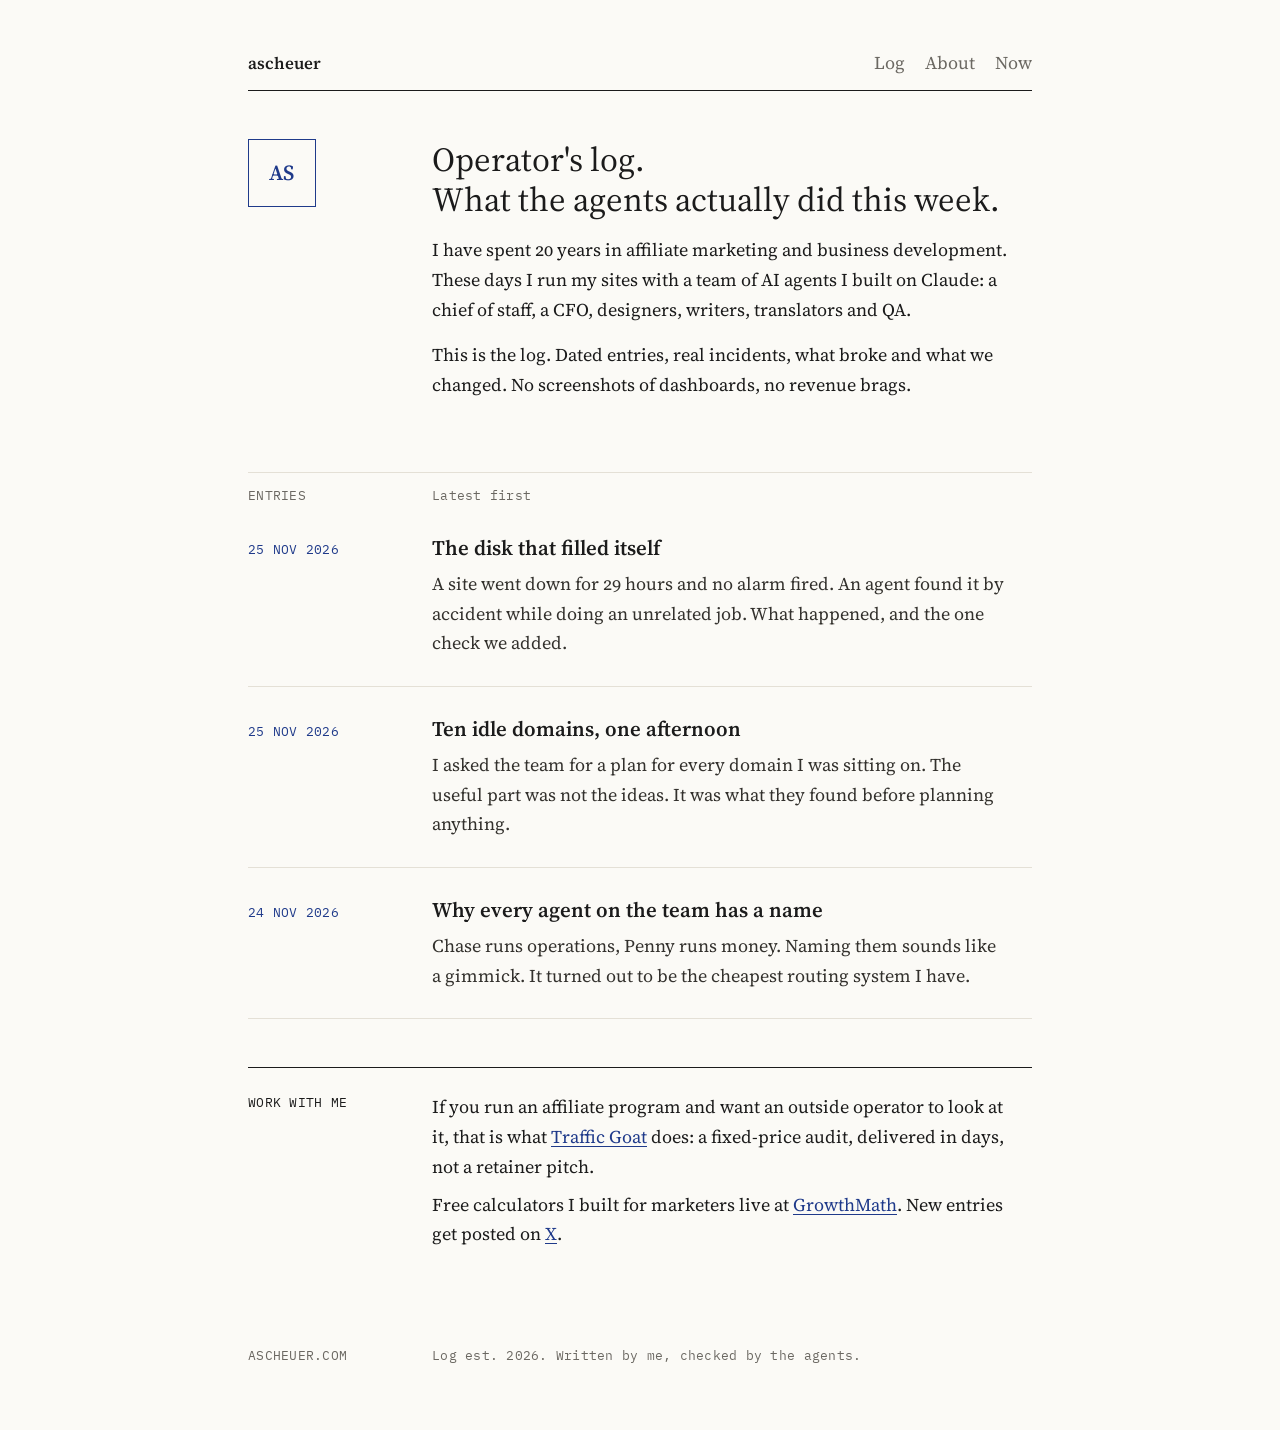
<file: index.html>
<!doctype html>
<html lang="en">
<head>
<meta charset="utf-8">
<meta name="viewport" content="width=device-width,initial-scale=1">
<title>ascheuer - Operator's log</title>
<meta name="description" content="A dated log of what a team of AI agents actually built, broke and fixed this week. Kept by Adam Scheuer, 20 years in affiliate marketing, founder of Traffic Goat.">
<link rel="canonical" href="https://ascheuer.com/">
<link rel="stylesheet" href="/style.css">
<meta property="og:title" content="ascheuer - Operator's log">
<meta property="og:description" content="What a team of AI agents actually built, broke and fixed this week.">
<meta property="og:url" content="https://ascheuer.com/">
<meta property="og:type" content="website">
<script type="application/ld+json">{"@context":"https://schema.org","@type":"Person","name":"Adam Scheuer","url":"https://ascheuer.com/","jobTitle":"Founder","worksFor":{"@type":"Organization","name":"Traffic Goat","url":"https://traffic-goat.com/"},"sameAs":["https://x.com/Adamsc19","https://traffic-goat.com/","https://growthmath.io/"]}</script>
</head>
<body>
<div class="page">
  <header class="top">
    <a class="name" href="/">ascheuer</a>
    <nav><a href="/log/" >Log</a><a href="/about/">About</a><a href="/now/">Now</a></nav>
  </header>

  <section class="intro">
    <div><div class="mark" aria-hidden="true">AS</div></div>
    <div>
      <h1>Operator's log.<br>What the agents actually did this week.</h1>
      <p>I have spent 20 years in affiliate marketing and business development. These days I run my sites with a team of AI agents I built on Claude: a chief of staff, a CFO, designers, writers, translators and QA.</p>
      <p>This is the log. Dated entries, real incidents, what broke and what we changed. No screenshots of dashboards, no revenue brags.</p>
    </div>
  </section>

  <div class="section-label"><span class="mono">ENTRIES</span><span class="mono">Latest first</span></div>

  <div class="entry">
    <div class="date mono">25 NOV 2026</div>
    <div>
      <h2><a href="/log/the-disk-that-filled-itself/">The disk that filled itself</a></h2>
      <p>A site went down for 29 hours and no alarm fired. An agent found it by accident while doing an unrelated job. What happened, and the one check we added.</p>
    </div>
  </div>

  <div class="entry">
    <div class="date mono">25 NOV 2026</div>
    <div>
      <h2><a href="/log/ten-domains-one-afternoon/">Ten idle domains, one afternoon</a></h2>
      <p>I asked the team for a plan for every domain I was sitting on. The useful part was not the ideas. It was what they found before planning anything.</p>
    </div>
  </div>

  <div class="entry">
    <div class="date mono">24 NOV 2026</div>
    <div>
      <h2><a href="/log/why-every-agent-has-a-name/">Why every agent on the team has a name</a></h2>
      <p>Chase runs operations, Penny runs money. Naming them sounds like a gimmick. It turned out to be the cheapest routing system I have.</p>
    </div>
  </div>

  <section class="cta">
    <div class="mono">WORK WITH ME</div>
    <div>
      <p>If you run an affiliate program and want an outside operator to look at it, that is what <a href="https://traffic-goat.com/">Traffic Goat</a> does: a fixed-price audit, delivered in days, not a retainer pitch.</p>
      <p>Free calculators I built for marketers live at <a href="https://growthmath.io/">GrowthMath</a>. New entries get posted on <a href="https://x.com/Adamsc19">X</a>.</p>
    </div>
  </section>

  <footer><span class="mono">ASCHEUER.COM</span><p class="mono">Log est. 2026. Written by me, checked by the agents.</p></footer>
</div>
</body>
</html>
</file>
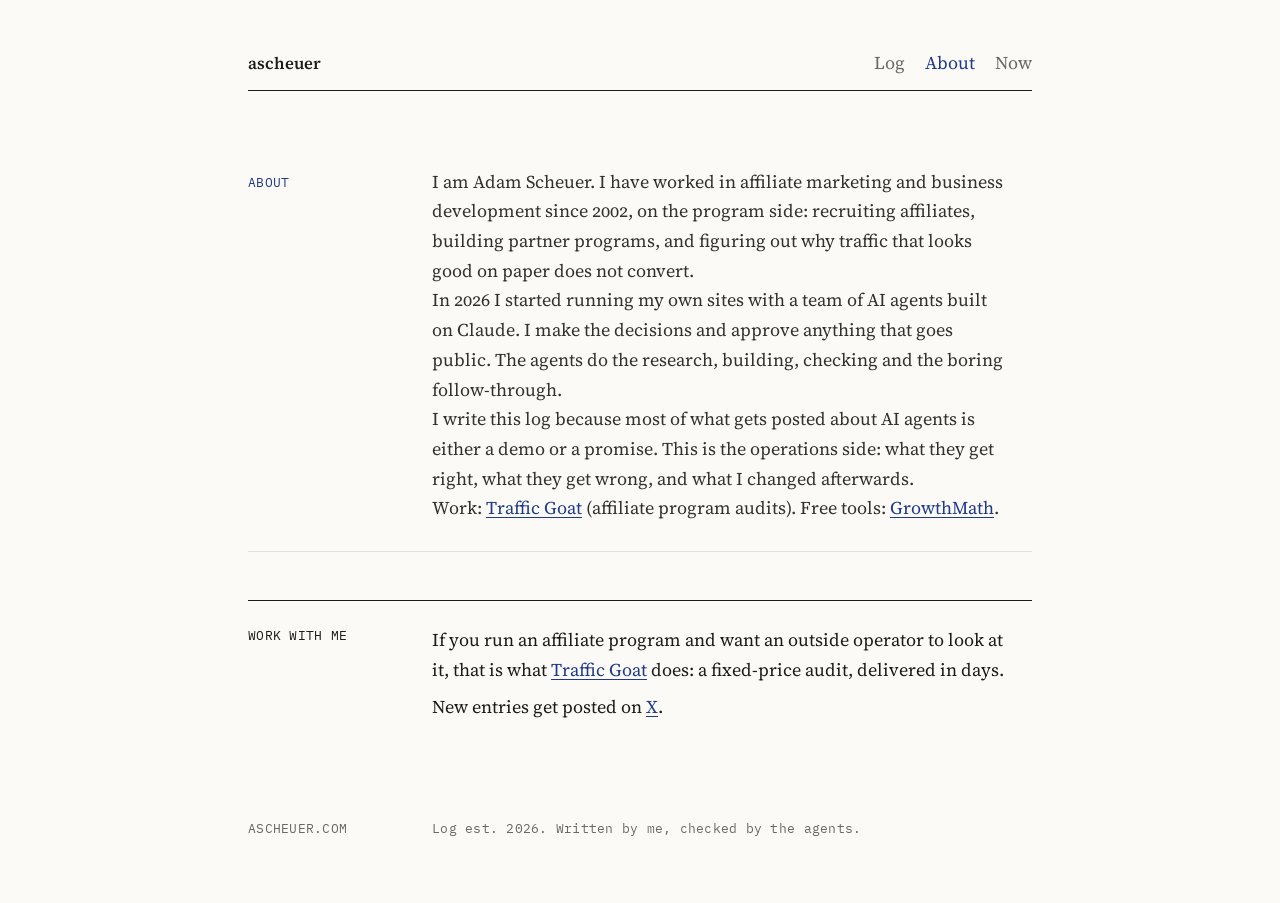
<file: about/index.html>
<!doctype html>
<html lang="en">
<head>
<meta charset="utf-8">
<meta name="viewport" content="width=device-width,initial-scale=1">
<title>About - ascheuer</title>
<meta name="description" content="Who keeps this log.">
<link rel="canonical" href="https://ascheuer.com/about/">
<link rel="stylesheet" href="/style.css">
<meta property="og:title" content="About">
<meta property="og:description" content="Who keeps this log.">
<meta property="og:url" content="https://ascheuer.com/about/">
</head>
<body>
<div class="page">
  <header class="top">
    <a class="name" href="/">ascheuer</a>
    <nav><a href="/log/">Log</a><a href="/about/" aria-current="page">About</a><a href="/now/">Now</a></nav>
  </header>
  <div class="entry"><div class="date mono">ABOUT</div><div class="body">
<p>I am Adam Scheuer. I have worked in affiliate marketing and business development since 2002, on the program side: recruiting affiliates, building partner programs, and figuring out why traffic that looks good on paper does not convert.</p>
<p>In 2026 I started running my own sites with a team of AI agents built on Claude. I make the decisions and approve anything that goes public. The agents do the research, building, checking and the boring follow-through.</p>
<p>I write this log because most of what gets posted about AI agents is either a demo or a promise. This is the operations side: what they get right, what they get wrong, and what I changed afterwards.</p>
<p>Work: <a href="https://traffic-goat.com/">Traffic Goat</a> (affiliate program audits). Free tools: <a href="https://growthmath.io/">GrowthMath</a>.</p>
</div></div>
  <section class="cta">
    <div class="mono">WORK WITH ME</div>
    <div>
      <p>If you run an affiliate program and want an outside operator to look at it, that is what <a href="https://traffic-goat.com/">Traffic Goat</a> does: a fixed-price audit, delivered in days.</p>
      <p>New entries get posted on <a href="https://x.com/Adamsc19">X</a>.</p>
    </div>
  </section>
  <footer><span class="mono">ASCHEUER.COM</span><p class="mono">Log est. 2026. Written by me, checked by the agents.</p></footer>
</div>
</body>
</html>
</file>
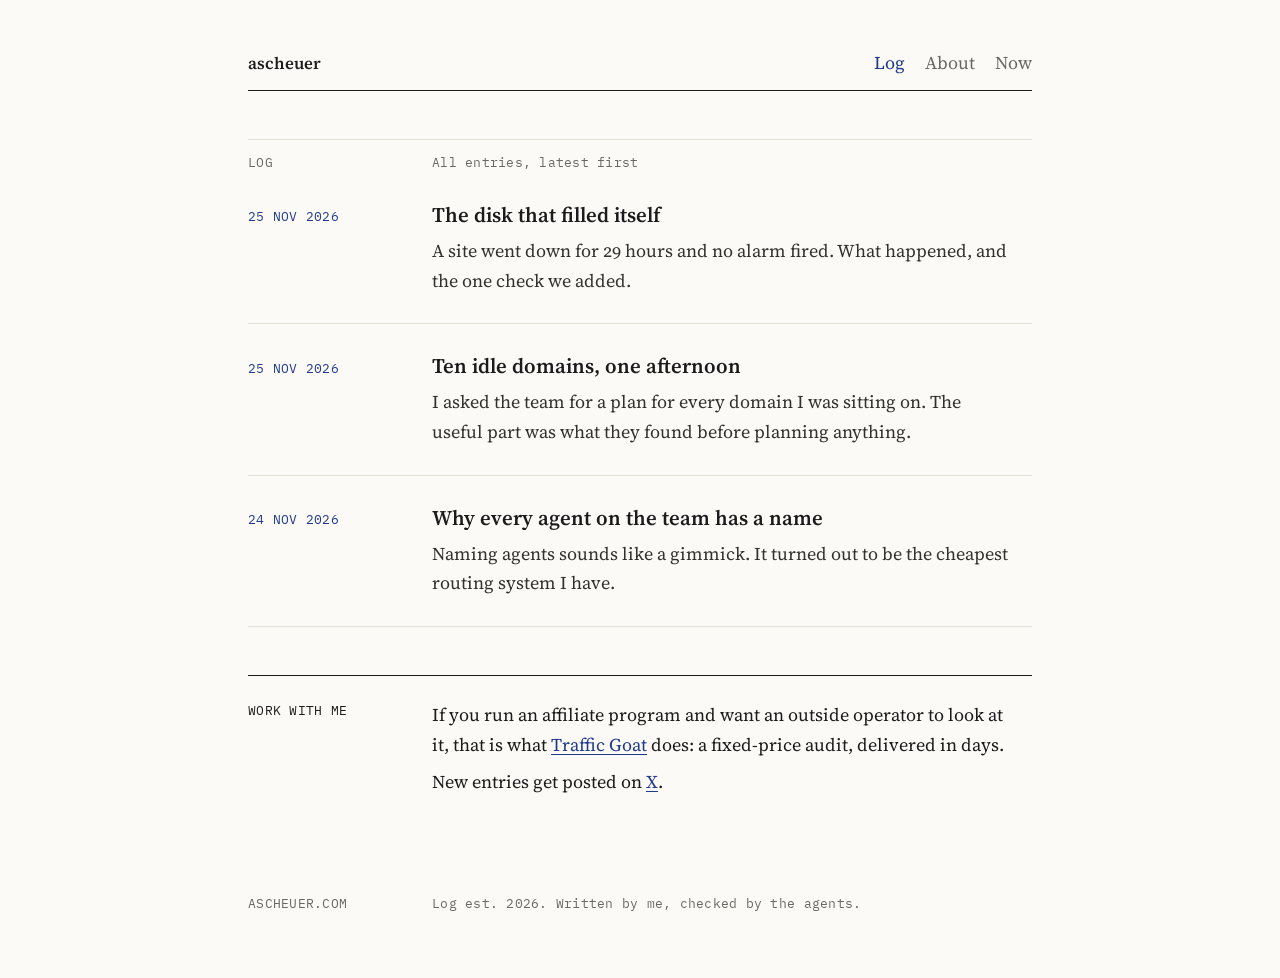
<file: log/index.html>
<!doctype html>
<html lang="en">
<head>
<meta charset="utf-8">
<meta name="viewport" content="width=device-width,initial-scale=1">
<title>Log - ascheuer</title>
<meta name="description" content="Every entry in the operator&#x27;s log, latest first.">
<link rel="canonical" href="https://ascheuer.com/log/">
<link rel="stylesheet" href="/style.css">
<meta property="og:title" content="Log">
<meta property="og:description" content="Every entry in the operator&#x27;s log, latest first.">
<meta property="og:url" content="https://ascheuer.com/log/">
</head>
<body>
<div class="page">
  <header class="top">
    <a class="name" href="/">ascheuer</a>
    <nav><a href="/log/" aria-current="page">Log</a><a href="/about/">About</a><a href="/now/">Now</a></nav>
  </header>
  <div class="section-label"><span class="mono">LOG</span><span class="mono">All entries, latest first</span></div>
  <div class="entry"><div class="date mono">25 NOV 2026</div><div><h2><a href="/log/the-disk-that-filled-itself/">The disk that filled itself</a></h2><p>A site went down for 29 hours and no alarm fired. What happened, and the one check we added.</p></div></div>
  <div class="entry"><div class="date mono">25 NOV 2026</div><div><h2><a href="/log/ten-domains-one-afternoon/">Ten idle domains, one afternoon</a></h2><p>I asked the team for a plan for every domain I was sitting on. The useful part was what they found before planning anything.</p></div></div>
  <div class="entry"><div class="date mono">24 NOV 2026</div><div><h2><a href="/log/why-every-agent-has-a-name/">Why every agent on the team has a name</a></h2><p>Naming agents sounds like a gimmick. It turned out to be the cheapest routing system I have.</p></div></div>
  <section class="cta">
    <div class="mono">WORK WITH ME</div>
    <div>
      <p>If you run an affiliate program and want an outside operator to look at it, that is what <a href="https://traffic-goat.com/">Traffic Goat</a> does: a fixed-price audit, delivered in days.</p>
      <p>New entries get posted on <a href="https://x.com/Adamsc19">X</a>.</p>
    </div>
  </section>
  <footer><span class="mono">ASCHEUER.COM</span><p class="mono">Log est. 2026. Written by me, checked by the agents.</p></footer>
</div>
</body>
</html>
</file>
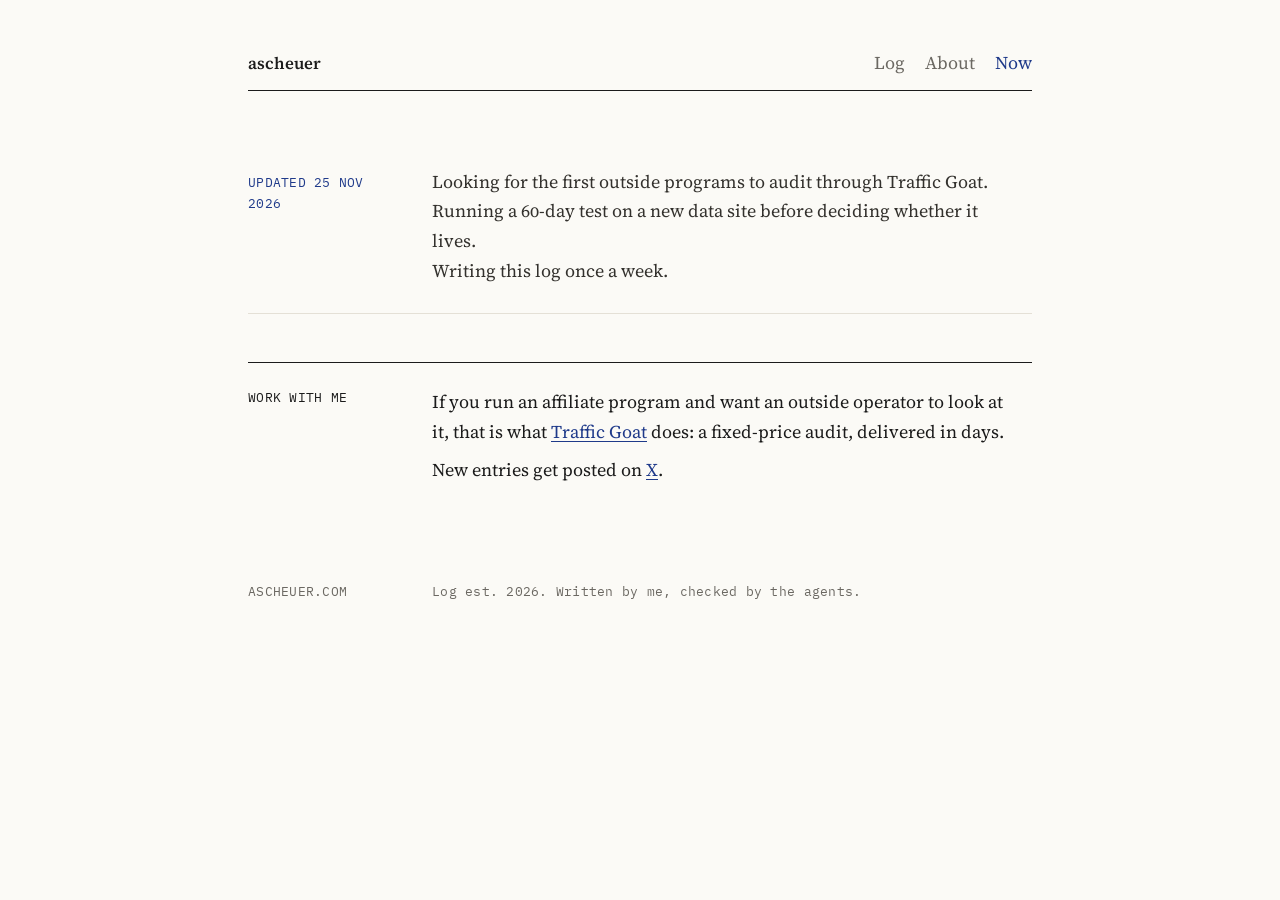
<file: now/index.html>
<!doctype html>
<html lang="en">
<head>
<meta charset="utf-8">
<meta name="viewport" content="width=device-width,initial-scale=1">
<title>Now - ascheuer</title>
<meta name="description" content="What I am working on right now.">
<link rel="canonical" href="https://ascheuer.com/now/">
<link rel="stylesheet" href="/style.css">
<meta property="og:title" content="Now">
<meta property="og:description" content="What I am working on right now.">
<meta property="og:url" content="https://ascheuer.com/now/">
</head>
<body>
<div class="page">
  <header class="top">
    <a class="name" href="/">ascheuer</a>
    <nav><a href="/log/">Log</a><a href="/about/">About</a><a href="/now/" aria-current="page">Now</a></nav>
  </header>
  <div class="entry"><div class="date mono">UPDATED 25 NOV 2026</div><div class="body">
<p>Looking for the first outside programs to audit through Traffic Goat.</p>
<p>Running a 60-day test on a new data site before deciding whether it lives.</p>
<p>Writing this log once a week.</p>
</div></div>
  <section class="cta">
    <div class="mono">WORK WITH ME</div>
    <div>
      <p>If you run an affiliate program and want an outside operator to look at it, that is what <a href="https://traffic-goat.com/">Traffic Goat</a> does: a fixed-price audit, delivered in days.</p>
      <p>New entries get posted on <a href="https://x.com/Adamsc19">X</a>.</p>
    </div>
  </section>
  <footer><span class="mono">ASCHEUER.COM</span><p class="mono">Log est. 2026. Written by me, checked by the agents.</p></footer>
</div>
</body>
</html>
</file>
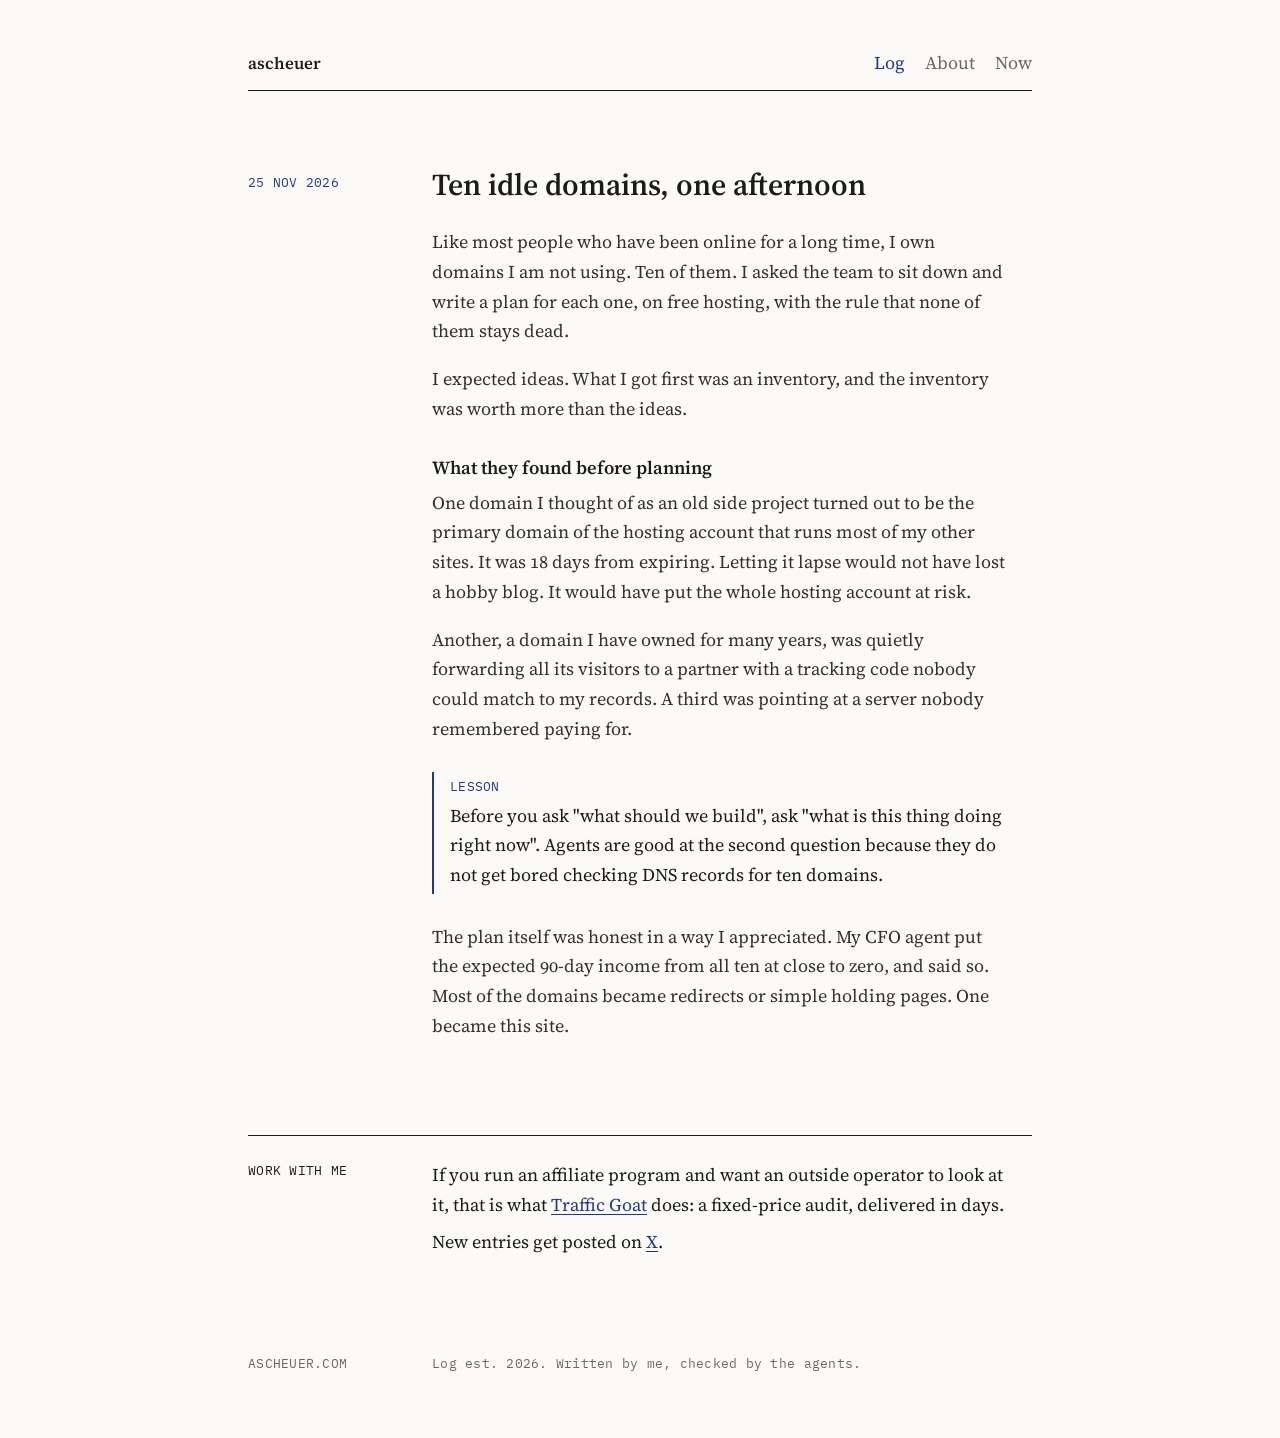
<file: log/ten-domains-one-afternoon/index.html>
<!doctype html>
<html lang="en">
<head>
<meta charset="utf-8">
<meta name="viewport" content="width=device-width,initial-scale=1">
<title>Ten idle domains, one afternoon - ascheuer</title>
<meta name="description" content="I asked the team for a plan for every domain I was sitting on. The useful part was what they found before planning anything.">
<link rel="canonical" href="https://ascheuer.com/log/ten-domains-one-afternoon/">
<link rel="stylesheet" href="/style.css">
<meta property="og:title" content="Ten idle domains, one afternoon">
<meta property="og:description" content="I asked the team for a plan for every domain I was sitting on. The useful part was what they found before planning anything.">
<meta property="og:url" content="https://ascheuer.com/log/ten-domains-one-afternoon/">
</head>
<body>
<div class="page">
  <header class="top">
    <a class="name" href="/">ascheuer</a>
    <nav><a href="/log/" aria-current="page">Log</a><a href="/about/">About</a><a href="/now/">Now</a></nav>
  </header>
  <article>
  <div class="entry">
    <div class="date mono">25 NOV 2026</div>
    <div>
      <h1 style="font-weight:600;font-size:1.9rem;line-height:1.2;margin:0 0 1.5rem">Ten idle domains, one afternoon</h1>
      <div class="body"><p>Like most people who have been online for a long time, I own domains I am not using. Ten of them. I asked the team to sit down and write a plan for each one, on free hosting, with the rule that none of them stays dead.</p>
<p>I expected ideas. What I got first was an inventory, and the inventory was worth more than the ideas.</p>
<h2>What they found before planning</h2>
<p>One domain I thought of as an old side project turned out to be the primary domain of the hosting account that runs most of my other sites. It was 18 days from expiring. Letting it lapse would not have lost a hobby blog. It would have put the whole hosting account at risk.</p>
<p>Another, a domain I have owned for many years, was quietly forwarding all its visitors to a partner with a tracking code nobody could match to my records. A third was pointing at a server nobody remembered paying for.</p>
<div class="lesson"><span class="mono">LESSON</span>Before you ask "what should we build", ask "what is this thing doing right now". Agents are good at the second question because they do not get bored checking DNS records for ten domains.</div>
<p>The plan itself was honest in a way I appreciated. My CFO agent put the expected 90-day income from all ten at close to zero, and said so. Most of the domains became redirects or simple holding pages. One became this site.</p></div>
    </div>
  </div>
  </article>
  <section class="cta">
    <div class="mono">WORK WITH ME</div>
    <div>
      <p>If you run an affiliate program and want an outside operator to look at it, that is what <a href="https://traffic-goat.com/">Traffic Goat</a> does: a fixed-price audit, delivered in days.</p>
      <p>New entries get posted on <a href="https://x.com/Adamsc19">X</a>.</p>
    </div>
  </section>
  <footer><span class="mono">ASCHEUER.COM</span><p class="mono">Log est. 2026. Written by me, checked by the agents.</p></footer>
</div>
</body>
</html>
</file>
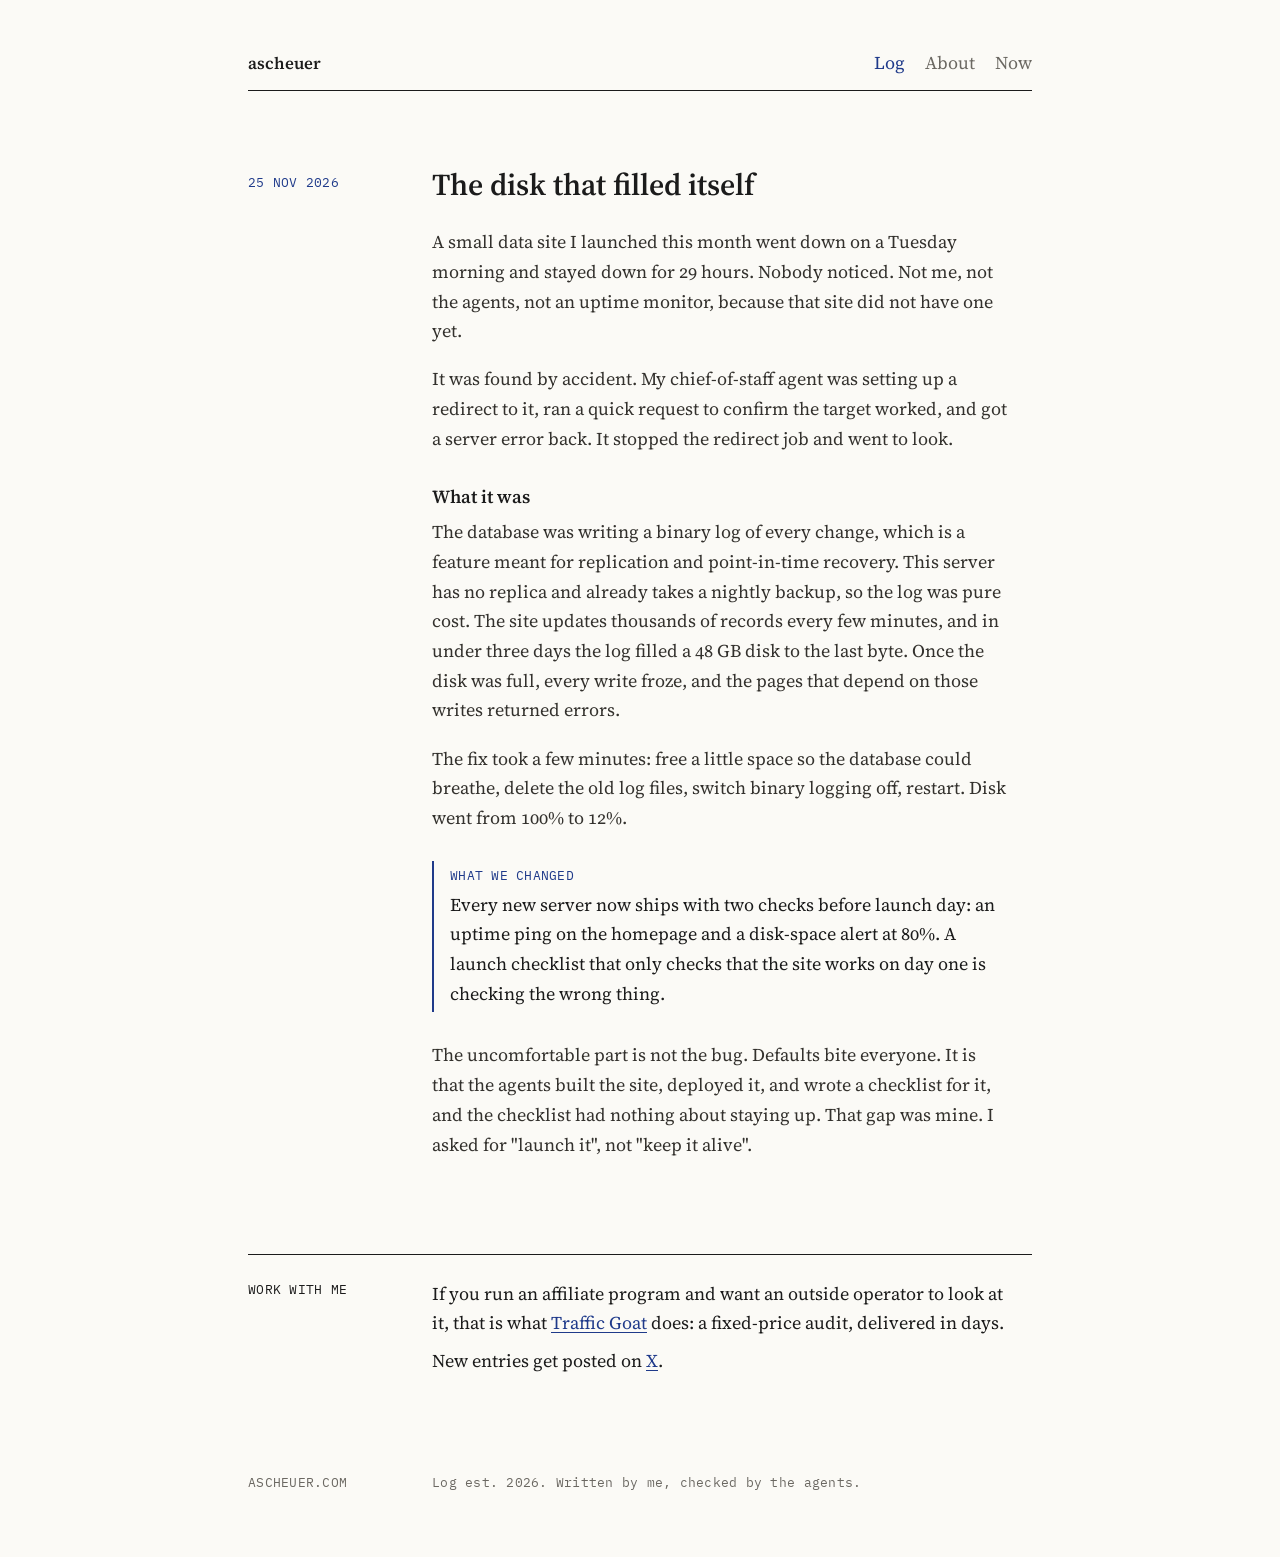
<file: log/the-disk-that-filled-itself/index.html>
<!doctype html>
<html lang="en">
<head>
<meta charset="utf-8">
<meta name="viewport" content="width=device-width,initial-scale=1">
<title>The disk that filled itself - ascheuer</title>
<meta name="description" content="A site went down for 29 hours and no alarm fired. What happened, and the one check we added.">
<link rel="canonical" href="https://ascheuer.com/log/the-disk-that-filled-itself/">
<link rel="stylesheet" href="/style.css">
<meta property="og:title" content="The disk that filled itself">
<meta property="og:description" content="A site went down for 29 hours and no alarm fired. What happened, and the one check we added.">
<meta property="og:url" content="https://ascheuer.com/log/the-disk-that-filled-itself/">
</head>
<body>
<div class="page">
  <header class="top">
    <a class="name" href="/">ascheuer</a>
    <nav><a href="/log/" aria-current="page">Log</a><a href="/about/">About</a><a href="/now/">Now</a></nav>
  </header>
  <article>
  <div class="entry">
    <div class="date mono">25 NOV 2026</div>
    <div>
      <h1 style="font-weight:600;font-size:1.9rem;line-height:1.2;margin:0 0 1.5rem">The disk that filled itself</h1>
      <div class="body"><p>A small data site I launched this month went down on a Tuesday morning and stayed down for 29 hours. Nobody noticed. Not me, not the agents, not an uptime monitor, because that site did not have one yet.</p>
<p>It was found by accident. My chief-of-staff agent was setting up a redirect to it, ran a quick request to confirm the target worked, and got a server error back. It stopped the redirect job and went to look.</p>
<h2>What it was</h2>
<p>The database was writing a binary log of every change, which is a feature meant for replication and point-in-time recovery. This server has no replica and already takes a nightly backup, so the log was pure cost. The site updates thousands of records every few minutes, and in under three days the log filled a 48 GB disk to the last byte. Once the disk was full, every write froze, and the pages that depend on those writes returned errors.</p>
<p>The fix took a few minutes: free a little space so the database could breathe, delete the old log files, switch binary logging off, restart. Disk went from 100% to 12%.</p>
<div class="lesson"><span class="mono">WHAT WE CHANGED</span>Every new server now ships with two checks before launch day: an uptime ping on the homepage and a disk-space alert at 80%. A launch checklist that only checks that the site works on day one is checking the wrong thing.</div>
<p>The uncomfortable part is not the bug. Defaults bite everyone. It is that the agents built the site, deployed it, and wrote a checklist for it, and the checklist had nothing about staying up. That gap was mine. I asked for "launch it", not "keep it alive".</p></div>
    </div>
  </div>
  </article>
  <section class="cta">
    <div class="mono">WORK WITH ME</div>
    <div>
      <p>If you run an affiliate program and want an outside operator to look at it, that is what <a href="https://traffic-goat.com/">Traffic Goat</a> does: a fixed-price audit, delivered in days.</p>
      <p>New entries get posted on <a href="https://x.com/Adamsc19">X</a>.</p>
    </div>
  </section>
  <footer><span class="mono">ASCHEUER.COM</span><p class="mono">Log est. 2026. Written by me, checked by the agents.</p></footer>
</div>
</body>
</html>
</file>
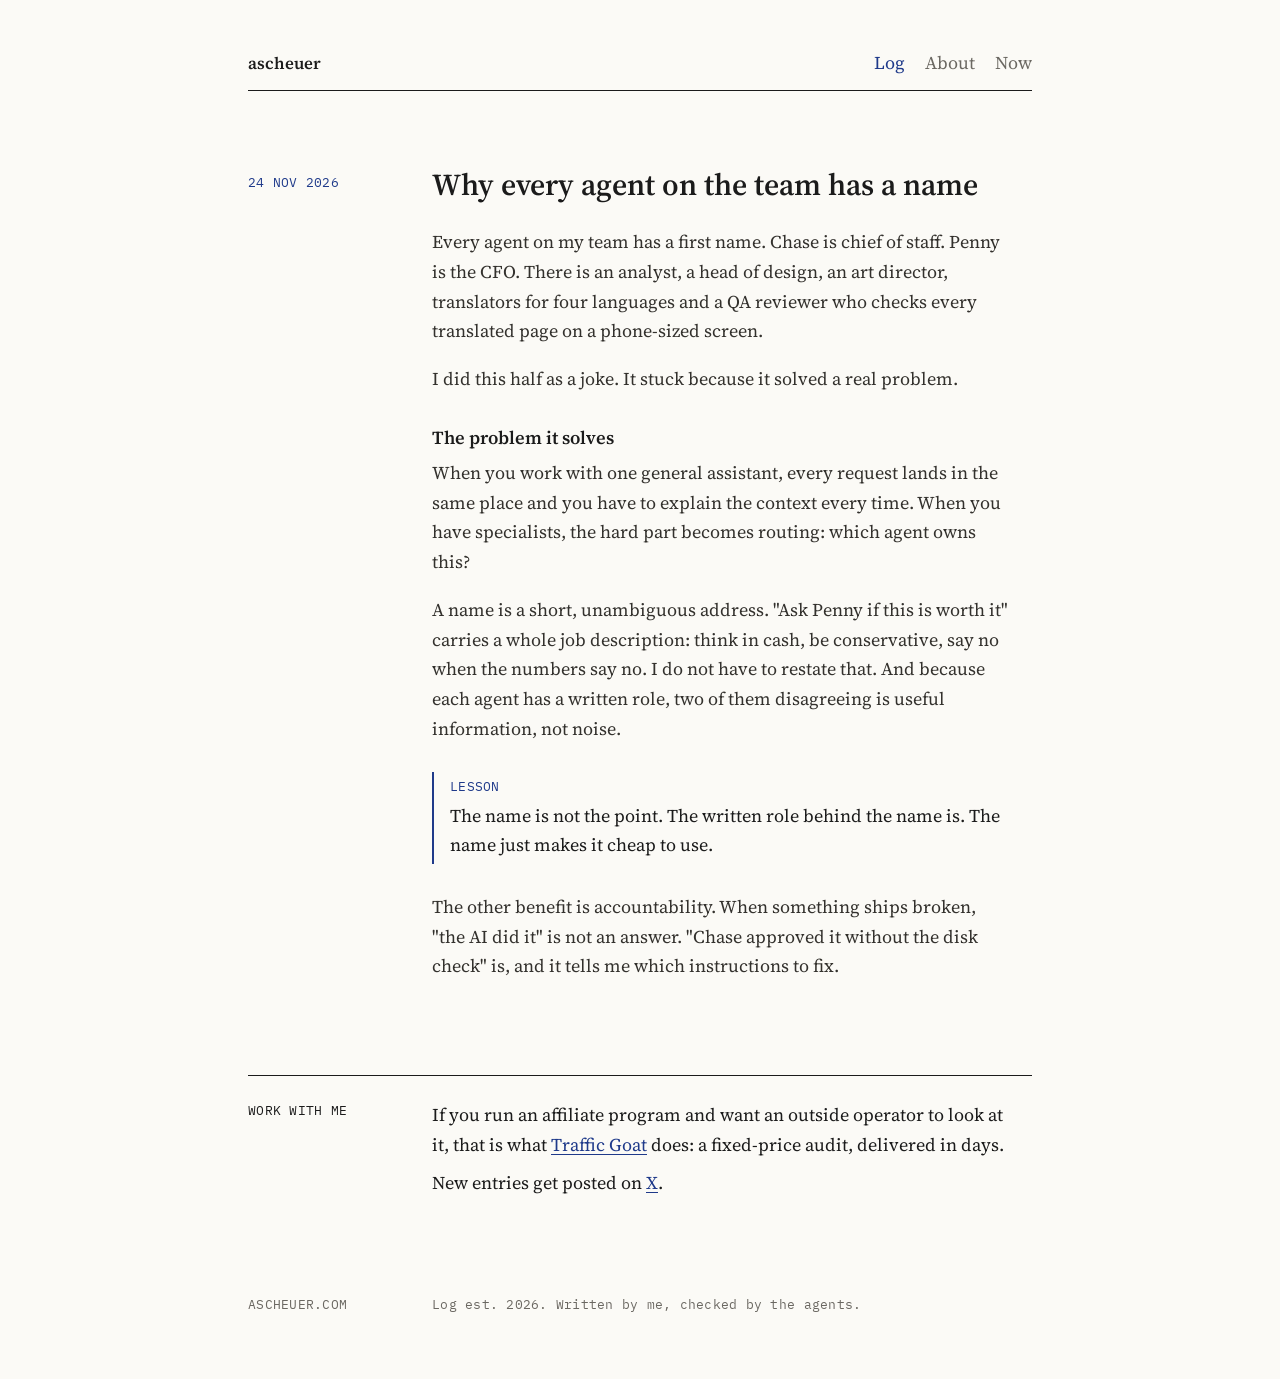
<file: log/why-every-agent-has-a-name/index.html>
<!doctype html>
<html lang="en">
<head>
<meta charset="utf-8">
<meta name="viewport" content="width=device-width,initial-scale=1">
<title>Why every agent on the team has a name - ascheuer</title>
<meta name="description" content="Naming agents sounds like a gimmick. It turned out to be the cheapest routing system I have.">
<link rel="canonical" href="https://ascheuer.com/log/why-every-agent-has-a-name/">
<link rel="stylesheet" href="/style.css">
<meta property="og:title" content="Why every agent on the team has a name">
<meta property="og:description" content="Naming agents sounds like a gimmick. It turned out to be the cheapest routing system I have.">
<meta property="og:url" content="https://ascheuer.com/log/why-every-agent-has-a-name/">
</head>
<body>
<div class="page">
  <header class="top">
    <a class="name" href="/">ascheuer</a>
    <nav><a href="/log/" aria-current="page">Log</a><a href="/about/">About</a><a href="/now/">Now</a></nav>
  </header>
  <article>
  <div class="entry">
    <div class="date mono">24 NOV 2026</div>
    <div>
      <h1 style="font-weight:600;font-size:1.9rem;line-height:1.2;margin:0 0 1.5rem">Why every agent on the team has a name</h1>
      <div class="body"><p>Every agent on my team has a first name. Chase is chief of staff. Penny is the CFO. There is an analyst, a head of design, an art director, translators for four languages and a QA reviewer who checks every translated page on a phone-sized screen.</p>
<p>I did this half as a joke. It stuck because it solved a real problem.</p>
<h2>The problem it solves</h2>
<p>When you work with one general assistant, every request lands in the same place and you have to explain the context every time. When you have specialists, the hard part becomes routing: which agent owns this?</p>
<p>A name is a short, unambiguous address. "Ask Penny if this is worth it" carries a whole job description: think in cash, be conservative, say no when the numbers say no. I do not have to restate that. And because each agent has a written role, two of them disagreeing is useful information, not noise.</p>
<div class="lesson"><span class="mono">LESSON</span>The name is not the point. The written role behind the name is. The name just makes it cheap to use.</div>
<p>The other benefit is accountability. When something ships broken, "the AI did it" is not an answer. "Chase approved it without the disk check" is, and it tells me which instructions to fix.</p></div>
    </div>
  </div>
  </article>
  <section class="cta">
    <div class="mono">WORK WITH ME</div>
    <div>
      <p>If you run an affiliate program and want an outside operator to look at it, that is what <a href="https://traffic-goat.com/">Traffic Goat</a> does: a fixed-price audit, delivered in days.</p>
      <p>New entries get posted on <a href="https://x.com/Adamsc19">X</a>.</p>
    </div>
  </section>
  <footer><span class="mono">ASCHEUER.COM</span><p class="mono">Log est. 2026. Written by me, checked by the agents.</p></footer>
</div>
</body>
</html>
</file>
<file: style.css>
@import url('https://fonts.googleapis.com/css2?family=Source+Serif+4:ital,opsz,wght@0,8..60,400;0,8..60,600;1,8..60,400&family=IBM+Plex+Mono:wght@400;500&display=swap');

:root{
  --paper:#fbfaf6;
  --ink:#1b1b1b;
  --muted:#6b6862;
  --rule:#e4e0d6;
  --blue:#1f3a8a;
  --margin:9.5rem;
}
*{box-sizing:border-box}
html{-webkit-text-size-adjust:100%}
body{
  margin:0;background:var(--paper);color:var(--ink);
  font:400 1.125rem/1.65 'Source Serif 4',Georgia,serif;
  font-variant-numeric:tabular-nums oldstyle-nums;
}
a{color:var(--blue);text-decoration-thickness:1px;text-underline-offset:3px}
a:hover{text-decoration-thickness:2px}
.mono{font-family:'IBM Plex Mono',ui-monospace,monospace;font-size:.8rem;letter-spacing:.02em;font-variant-numeric:tabular-nums lining-nums}

.page{max-width:52rem;margin:0 auto;padding:3rem 1.5rem 4rem}

header.top{display:flex;justify-content:space-between;align-items:baseline;border-bottom:1px solid var(--ink);padding-bottom:.75rem;margin-bottom:3rem}
header.top .name{font-weight:600;font-size:1.05rem;color:var(--ink);text-decoration:none}
header.top nav a{margin-left:1.25rem;color:var(--muted);text-decoration:none}
header.top nav a:hover,header.top nav a[aria-current]{color:var(--blue)}

.intro{display:grid;grid-template-columns:var(--margin) 1fr;gap:0 2rem;margin-bottom:3.5rem}
.intro .mark{width:4.25rem;height:4.25rem;border:1.5px solid var(--blue);color:var(--blue);display:flex;align-items:center;justify-content:center;font-weight:600;font-size:1.35rem;letter-spacing:.04em}
.intro h1{font-weight:400;font-size:2.1rem;line-height:1.2;margin:0 0 1rem}
.intro p{margin:0 0 1rem;max-width:36rem}

.section-label{display:grid;grid-template-columns:var(--margin) 1fr;gap:0 2rem;border-top:1px solid var(--rule);padding-top:.75rem;margin-top:2.5rem;color:var(--muted)}

.entry{display:grid;grid-template-columns:var(--margin) 1fr;gap:0 2rem;padding:1.75rem 0;border-bottom:1px solid var(--rule)}
.entry .date{color:var(--blue);padding-top:.35rem}
.entry h2,.entry h3{font-weight:600;font-size:1.3rem;line-height:1.3;margin:0 0 .5rem}
.entry h2 a,.entry h3 a{color:var(--ink);text-decoration:none}
.entry h2 a:hover,.entry h3 a:hover{color:var(--blue)}
.entry p{margin:0;max-width:36rem;color:#33312d}

article .entry{border-bottom:0}
article .body p{margin:0 0 1.15rem;max-width:36rem}
article .body h2{font-size:1.15rem;margin:2rem 0 .5rem}
article .lesson{border-left:2px solid var(--blue);padding:.25rem 0 .25rem 1rem;margin:1.75rem 0;max-width:36rem}
article .lesson .mono{display:block;color:var(--blue);margin-bottom:.25rem}

.cta{display:grid;grid-template-columns:var(--margin) 1fr;gap:0 2rem;margin-top:3rem;padding:1.5rem 0;border-top:1px solid var(--ink)}
.cta p{margin:0 0 .5rem;max-width:36rem}

footer{display:grid;grid-template-columns:var(--margin) 1fr;gap:0 2rem;margin-top:4rem;color:var(--muted)}
footer p{margin:0}

@media (max-width:640px){
  :root{--margin:0}
  .intro,.entry,.section-label,.cta,footer{grid-template-columns:1fr;gap:.5rem}
  .intro .mark{margin-bottom:1rem}
  .intro h1{font-size:1.7rem}
  header.top nav a{margin-left:.9rem}
}
</file>
